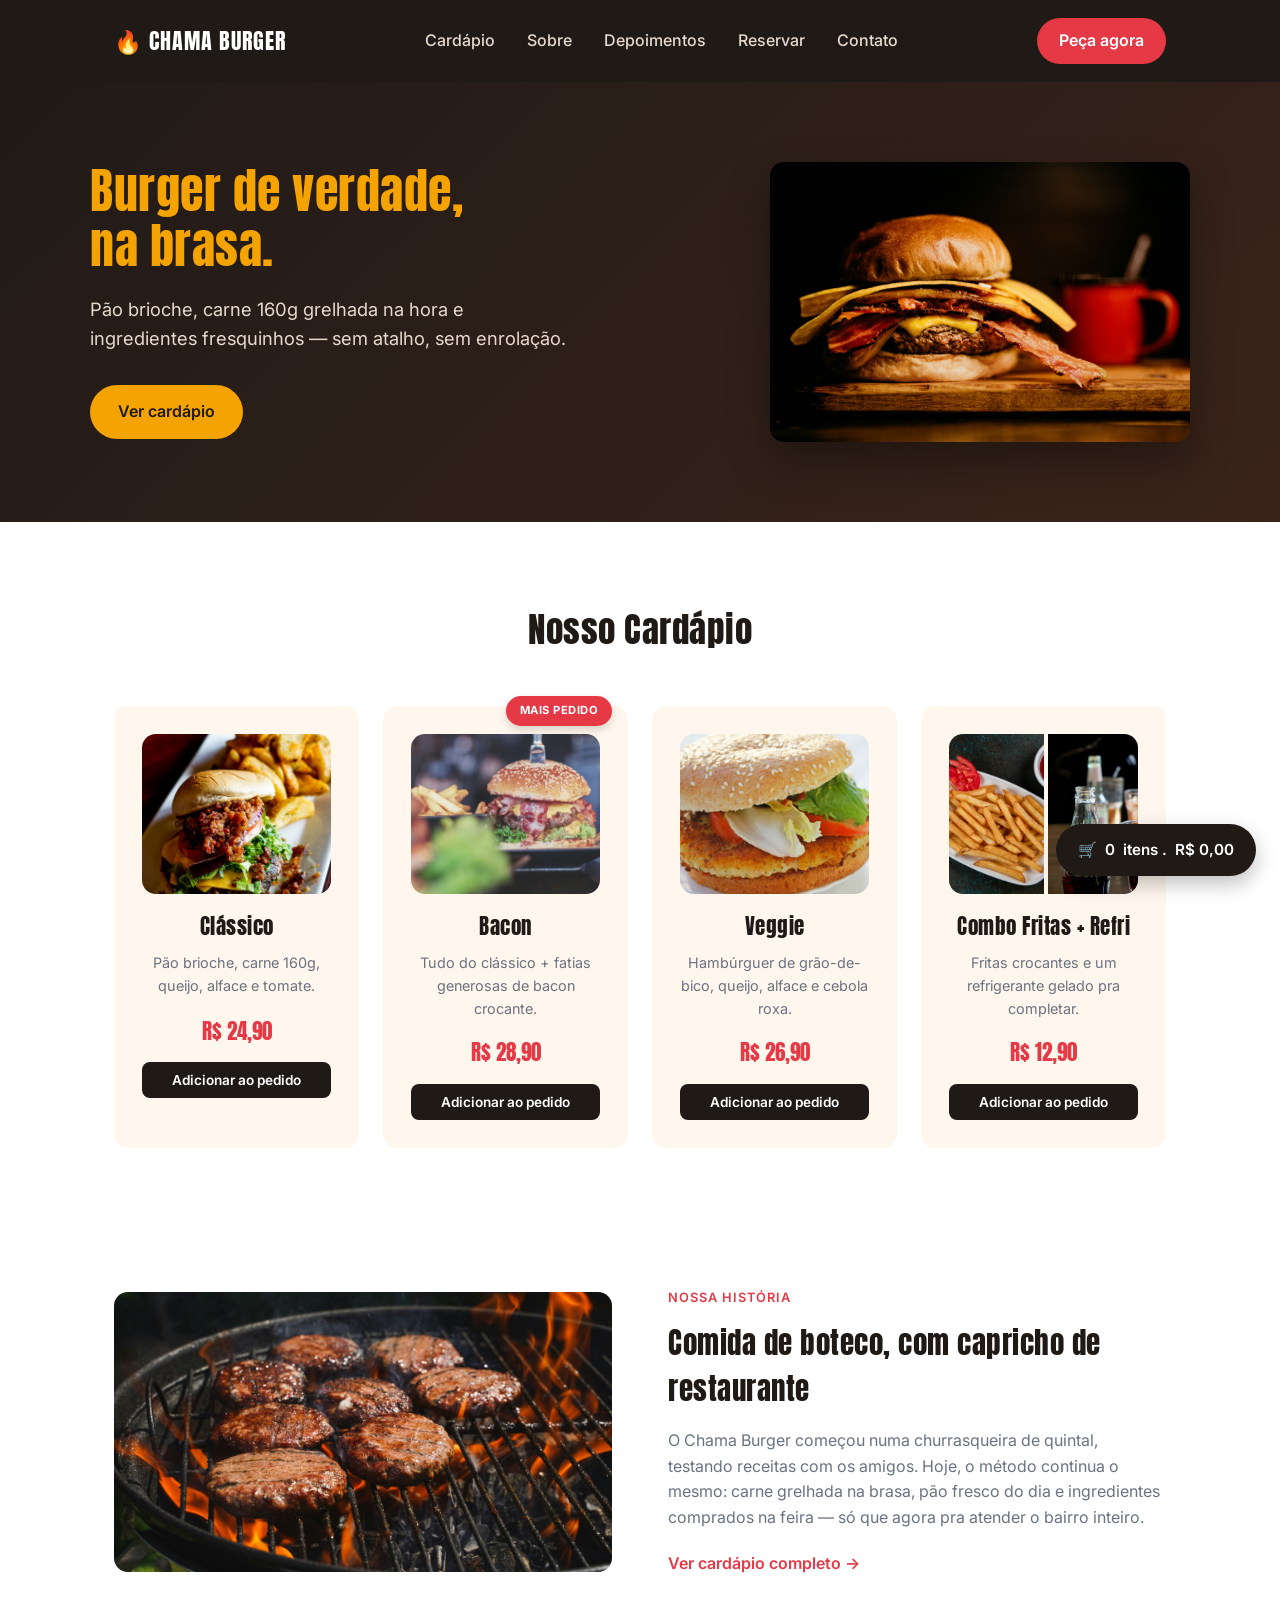
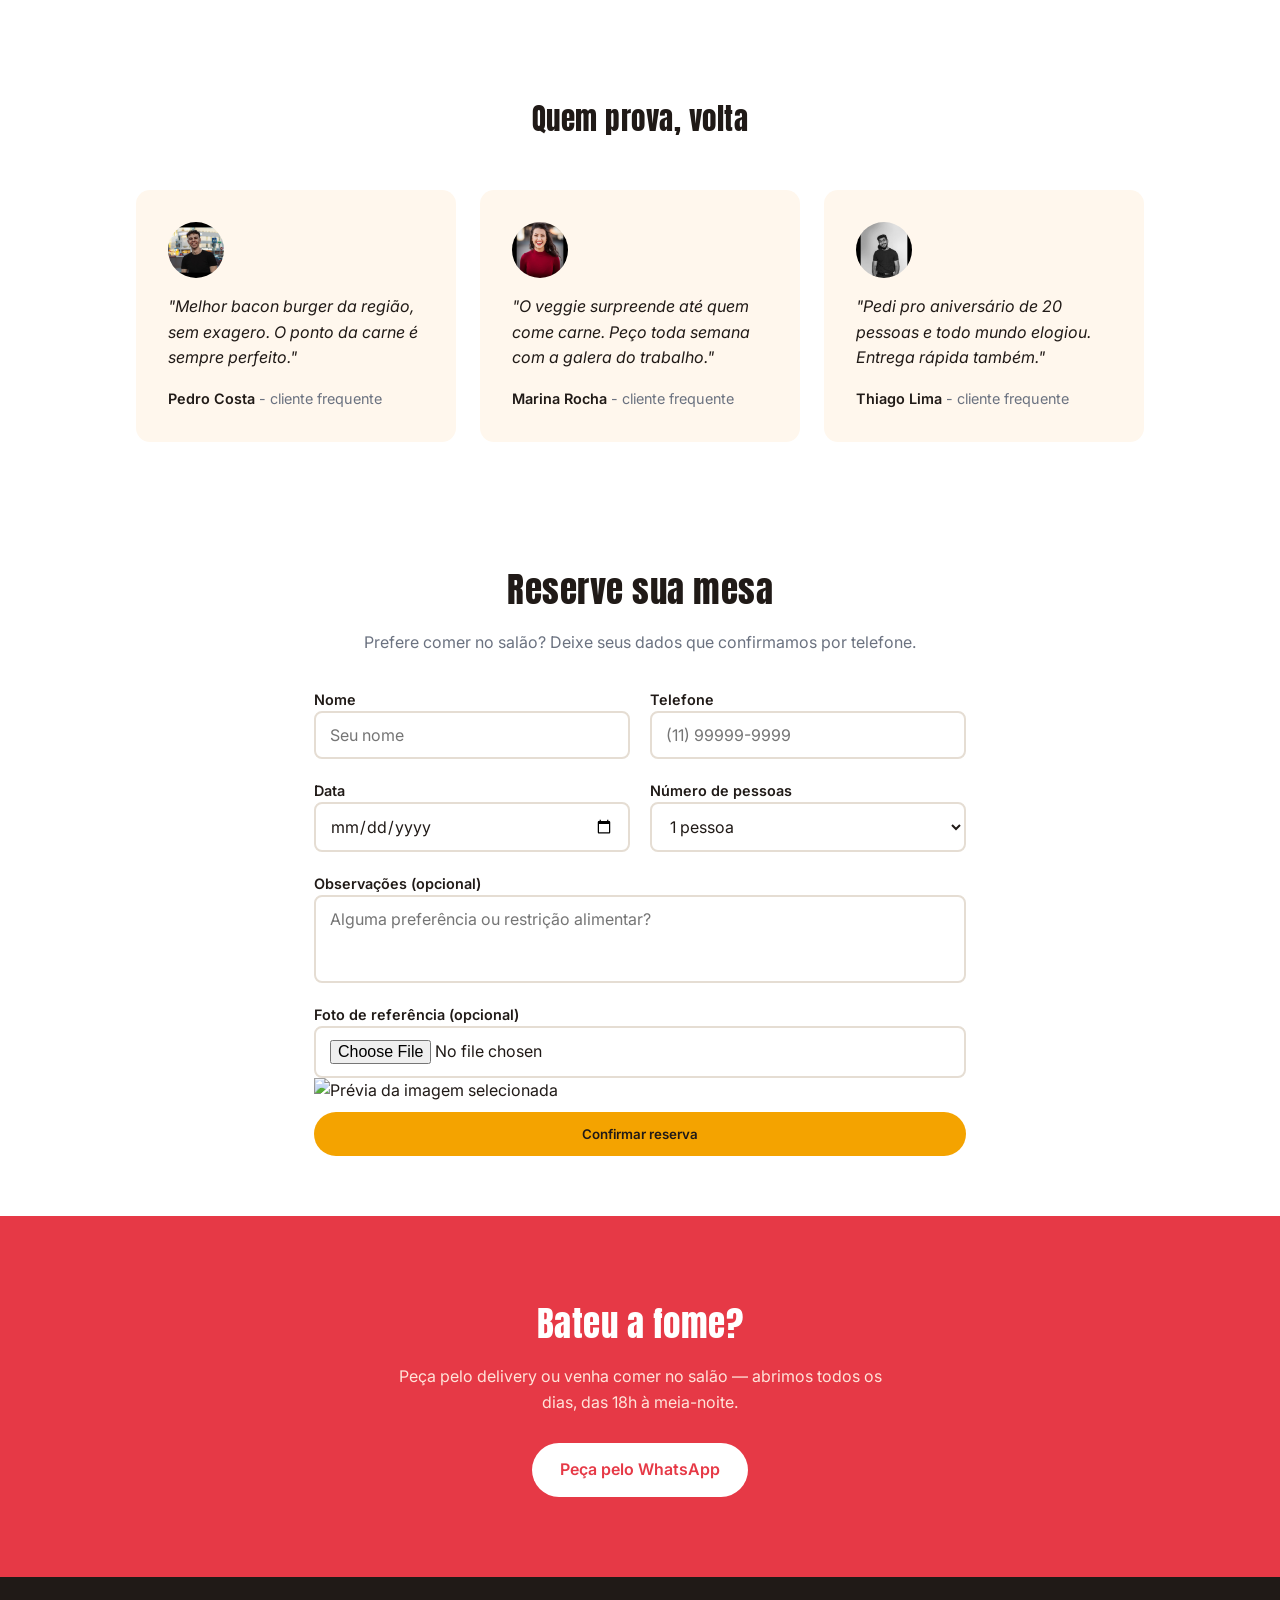
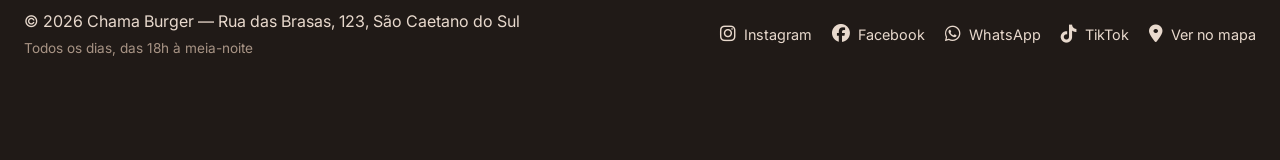
<file: ChamaBurger1/index.html>
<!doctype html>
<html lang="pt-BR">
  <head>
    <meta charset="UTF-8" />
    <meta name="viewport" content="width=device-width, initial-scale=1.0" />
    <title>ChamaBurger</title>
    <!--
    <link rel="preconnect" href="https://fonts.googleapis.com" />
    <link rel="preconnect" href="https://fonts.gstatic.com" crossorigin />
    <link
      href="https://fonts.googleapis.com/css2?family=Anton&family=Inter:ital,opsz,wght@0,14..32,100..900;1,14..32,100..900&display=swap"
      rel="stylesheet"
    />
    -->
  
    <link rel="stylesheet" href="style.css" />
    <link
      rel="stylesheet"
      href="https://cdnjs.cloudflare.com/ajax/libs/font-awesome/6.5.2/css/all.min.css"
    />
  </head>
  <body>
    <header class="cabecalho-site">
      <nav class="barra-navegacao">
        <a href="#" class="logo">🔥 CHAMA BURGER</a>

        <ul class="menu-links" id="menuLinks">
          <li><a href="#cardapio">Cardápio</a></li>
          <li><a href="#sobre">Sobre</a></li>
          <li><a href="#depoimentos">Depoimentos</a></li>
          <li><a href="#reserva">Reservar</a></li>
          <li><a href="#contato">Contato</a></li>
        </ul>
        <a href="#pedir" class="botao botao-nav">Peça agora</a>
        <button class="menu-abrir" id="menuAbrir" aria-label="Abrir menu">
          ☰
        </button>
      </nav>
    </header>

    <main>
      <section class="destaque">
        <div class="destaque-conteudo">
          <div class="destaque-texto">
            <h1>Burger de verdade,<br />na brasa.</h1>
            <p>
              Pão brioche, carne 160g grelhada na hora e ingredientes
              fresquinhos — sem atalho, sem enrolação.
            </p>
            <a href="#cardapio" class="botao botao-primario">Ver cardápio</a>
          </div>
          <div class="destaque-imagem">
            <img
              src="images/destaque-burger.jpg"
              alt="Hambúrguer artesanal com bacon, queijo e pão brioche, grelhado na brasa"
            />
          </div>
        </div>
      </section>

      <section class="cardapio" id="cardapio">
        <h2>Nosso Cardápio</h2>
        <div class="cardapio-itens">
          <article class="cardapio-item">
            <div class="cardapio-item-imagem">
              <img
                src="images/burger-classico.jpg"
                alt="Foto do burger Clássico: pão brioche, carne e queijo"
              />
            </div>
            <h3>Clássico</h3>
            <p>Pão brioche, carne 160g, queijo, alface e tomate.</p>
            <span class="preco">R$ 24,90</span>
            <button
              class="adicionar-carrinho"
              data-name="Clássico"
              data-preco="24.90"
            >
              Adicionar ao pedido
            </button>
          </article>

          <article class="cardapio-item">
            <span class="selo">Mais pedido</span>
            <div class="cardapio-item-imagem">
              <img
                src="images/burger-bacon.jpg"
                alt="Foto do burger Bacon com fatias crocantes"
              />
            </div>
            <h3>Bacon</h3>
            <p>Tudo do clássico + fatias generosas de bacon crocante.</p>
            <span class="preco">R$ 28,90</span>
            <button
              class="adicionar-carrinho"
              data-name="Bacon"
              data-preco="28.90"
            >
              Adicionar ao pedido
            </button>
          </article>

          <article class="cardapio-item">
            <div class="cardapio-item-imagem">
              <img
                src="images/burger-veggie.jpg"
                alt="Foto do burger Veggie com grão-de-bico e salada"
              />
            </div>
            <h3>Veggie</h3>
            <p>Hambúrguer de grão-de-bico, queijo, alface e cebola roxa.</p>
            <span class="preco">R$ 26,90</span>
            <button
              class="adicionar-carrinho"
              data-name="Veggie"
              data-preco="26.90"
            >
              Adicionar ao pedido
            </button>
          </article>

          <article class="cardapio-item">
            <div class="cardapio-item-imagem cardapio-item-imagem-combo">
              <img
                src="images/fritas.jpg"
                alt="Porção de fritas crocantes"
              />
              <img
                src="images/bebida.jpg"
                alt="Refrigerante gelado com gelo"
              />
            </div>
            <h3>Combo Fritas + Refri</h3>
            <p>Fritas crocantes e um refrigerante gelado pra completar.</p>
            <span class="preco">R$ 12,90</span>
            <button
              class="adicionar-carrinho"
              data-name="Combo Fritas + Refri"
              data-preco="12.90"
            >
              Adicionar ao pedido
            </button>
          </article>
        </div>
      </section>

      <!-- Sobre -->
      <section class="sobre" id="sobre">
        <div class="sobre-imagem">
          <img
            src="images/sobre-burger.jpg"
            alt=""
            width="800"
            height="500"
          />
        </div>

        <div class="sobre-texto">
          <span class="secao-rotulo">Nossa história</span>
          <h2>Comida de boteco, com capricho de restaurante</h2>
          <p>
            O Chama Burger começou numa churrasqueira de quintal, testando
            receitas com os amigos. Hoje, o método continua o mesmo: carne
            grelhada na brasa, pão fresco do dia e ingredientes comprados na
            feira — só que agora pra atender o bairro inteiro.
          </p>
          <a href="#cardapio" class="link-seta">Ver cardápio completo →</a>
        </div>
      </section>

      <!-- DEPOIMENTOS -->
      <section class="depoimentos" id="depoimentos">
        <h2>Quem prova, volta</h2>
        <div class="depoimentos-lista">
          <article class="depoimento">
            <img
              src="images/avatar-pedro.jpg"
              alt="Foto de Pedro Costa"
              class="avatar"
            />
            <p class="citacao">
              "Melhor bacon burger da região, sem exagero. O ponto da carne é
              sempre perfeito."
            </p>
            <p class="autor">Pedro Costa <span>- cliente frequente</span></p>
          </article>

          <article class="depoimento">
            <img
              src="images/avatar-marina.jpg"
              alt="Foto de Marina Rocha"
              class="avatar"
            />
            <p class="citacao">
              "O veggie surpreende até quem come carne. Peço toda semana com a
              galera do trabalho."
            </p>
            <p class="autor">Marina Rocha <span>- cliente frequente</span></p>
          </article>

          <article class="depoimento">
            <img
              src="images/avatar-thiago.jpg"
              alt="Foto de Thiago Lima"
              class="avatar"
            />
            <p class="citacao">
              "Pedi pro aniversário de 20 pessoas e todo mundo elogiou. Entrega
              rápida também."
            </p>
            <p class="autor">Thiago Lima <span>- cliente frequente</span></p>
          </article>
        </div>
      </section>

      <!-- Reserva -->
      <section class="reserva" id="reserva">
        <h2>Reserve sua mesa</h2>
        <p>
          Prefere comer no salão? Deixe seus dados que confirmamos por telefone.
        </p>

        <form class="reserva-formulario" id="reservaFormulario">
          <div class="linha-formulario">
            <label for="nome">Nome</label>
            <input
              type="text"
              id="nome"
              name="nome"
              placeholder="Seu nome"
              required
            />
          </div>

          <div class="linha-formulario">
            <label for="telefone">Telefone</label>
            <input
              type="tel"
              id="telefone"
              name="telefone"
              placeholder="(11) 99999-9999"
              required
            />
          </div>

          <div class="linha-formulario">
            <label for="data">Data</label>
            <input type="date" id="data" name="data" required />
          </div>

          <div class="linha-formulario">
            <label for="pessoas">Número de pessoas</label>
            <select name="pessoas" id="pessoas">
              <option value="1">1 pessoa</option>
              <option value="2">2 pessoas</option>
              <option value="3">3 pessoas</option>
              <option value="4">4 pessoas</option>
              <option value="5+">5 ou mais</option>
            </select>
          </div>

          <div class="linha-formulario linha-formulario-completa">
            <label for="mensagem">Observações (opcional)</label>
            <textarea
              name="mensagem"
              id="mensagem"
              rows="3"
              placeholder="Alguma preferência ou restrição alimentar?"
            ></textarea>
          </div>

          <div class="linha-formulario linha-formulario-completa">
            <label for="foto">Foto de referência (opcional)</label>
            <input type="file" id="foto" name="foto" accept="image/*" />

            <img
              id="fotoPrevia"
              class="foto-previa"
              alt="Prévia da imagem selecionada"
              hidden
            />
            <button
              type="submit"
              class="botao botao-primario formulario-enviar"
            >
              Confirmar reserva
            </button>
          </div>
        </form>

        <div class="reserva-confirmacao" id="reservaConfirmacao"></div>
      </section>

      <!--Final-->

      <section class="chamada-final" id="pedir">
        <h2>Bateu a fome?</h2>
        <p>
          Peça pelo delivery ou venha comer no salão — abrimos todos os dias,
          das 18h à meia-noite.
        </p>
        <a href="#" class="botao botao-destaque">Peça pelo WhatsApp</a>
      </section>
    </main>

    <footer class="rodape-site" id="contato">
      <div class="rodape-info">
        <p>
          &copy; 2026 Chama Burger — Rua das Brasas, 123, São Caetano do Sul
        </p>
        <p class="rodape-horario">Todos os dias, das 18h à meia-noite</p>
      </div>

      <ul class="rodape-links">
        <li>
          <a href="#" aria-label="Instagram"
            ><i class="fa-brands fa-instagram"></i><span>Instagram</span></a
          >
        </li>
        <li>
          <a href="#" aria-label="Facebook"
            ><i class="fa-brands fa-facebook"></i><span>Facebook</span></a
          >
        </li>
        <li>
          <a href="#" aria-label="WhatsApp"
            ><i class="fa-brands fa-whatsapp"></i><span>WhatsApp</span></a
          >
        </li>
        <li>
          <a href="#" aria-label="TikTok"
            ><i class="fa-brands fa-tiktok"></i><span>TikTok</span></a
          >
        </li>
        <li>
          <a href="#" aria-label="Ver no mapa"
            ><i class="fa-solid fa-location-dot"></i><span>Ver no mapa</span></a
          >
        </li>
      </ul>
    </footer>

    <div class="carrinho-resumo" id="carrinhoResumo">
      <span class="carrinho-icone">🛒</span>
      <span id="carrinhoContador">0</span> itens .
      <span id="carrinhoTotal">R$ 0,00</span>
    </div>
  </body>
</html>
</file>
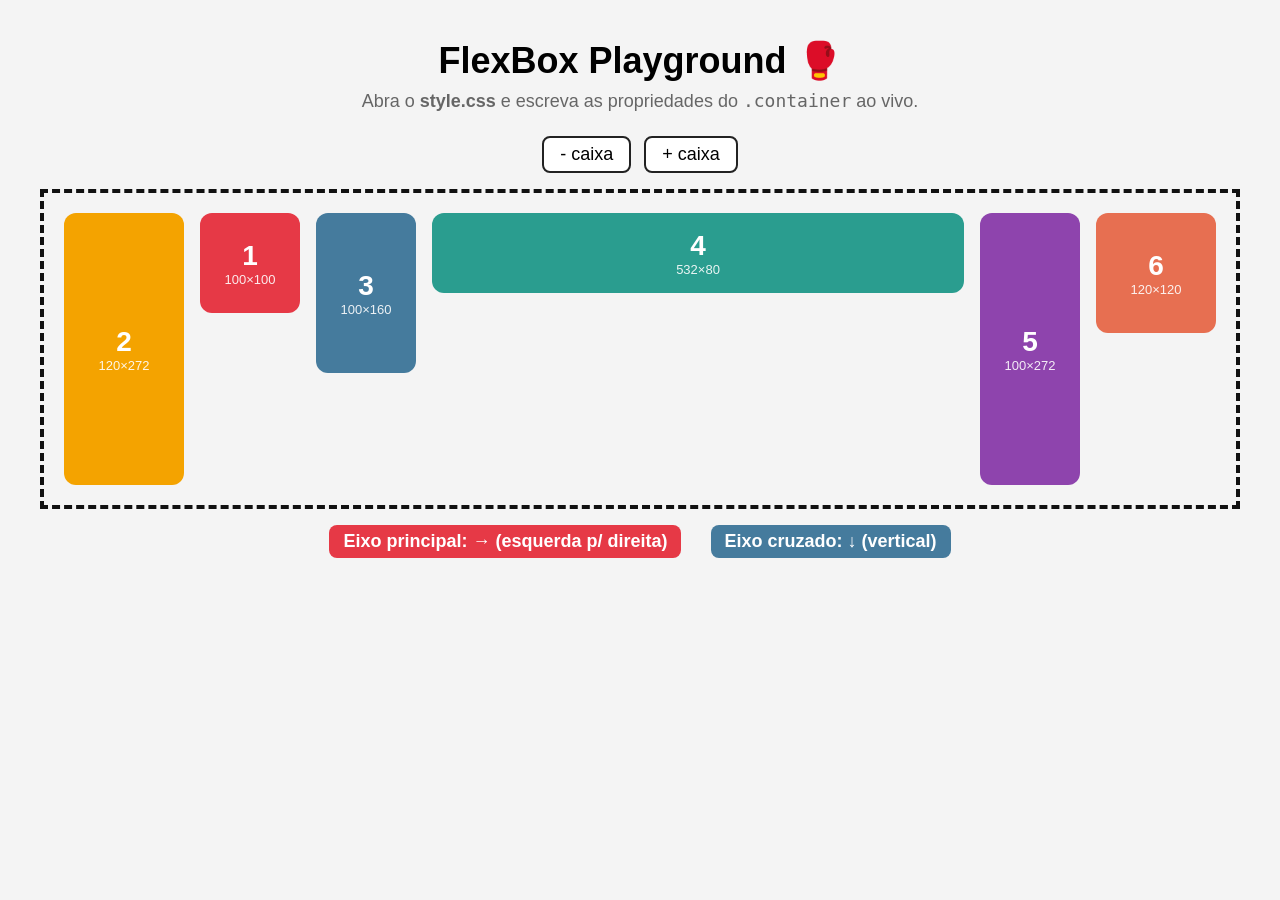
<file: ChamaBurger1/flexbox-playground/index.html>
<!DOCTYPE html>
<html lang="pt-BR">

<head>
    <meta charset="UTF-8">
    <meta name="viewport" content="width=device-width, initial-scale=1.0">
    <title>FlexBox Playground</title>
    <link rel="stylesheet" href="style.css">
</head>

<body>
    <h1>FlexBox Playground 🥊</h1>
    <p class="dica">Abra o <strong>style.css</strong> e escreva as propriedades do <code>.container</code> ao vivo.</p>

    <div class="controles">
        <button id="menos" aria-label="Remover caixa">- caixa</button>
        <button id="mais" aria-label="Remover caixa">+ caixa</button>
    </div>

    <div class="container">
        
        <div class="box box1"><span class="numero">1</span> <span class="tamanho"></span></div>
    
        <div class="box box2"><span class="numero">2</span> <span class="tamanho"></span></div>
    
        <div class="box box3"><span class="numero">3</span> <span class="tamanho"></span></div>
    
        <div class="box box4"><span class="numero">4</span> <span class="tamanho"></span></div>
    
        <div class="box box5"><span class="numero">5</span> <span class="tamanho"></span></div>
    
        <div class="box box6"><span class="numero">6</span> <span class="tamanho"></span></div>
    
    </div>
    
    <div class="legenda">
<span class="principal">Eixo principal: <b id="eixo-principal"></b></span>
<span class="cruzado">Eixo cruzado: <b id="eixo-cruzado"></b></span>
    </div>

    <script src="script.js"></script>
</body>

</html>
</file>
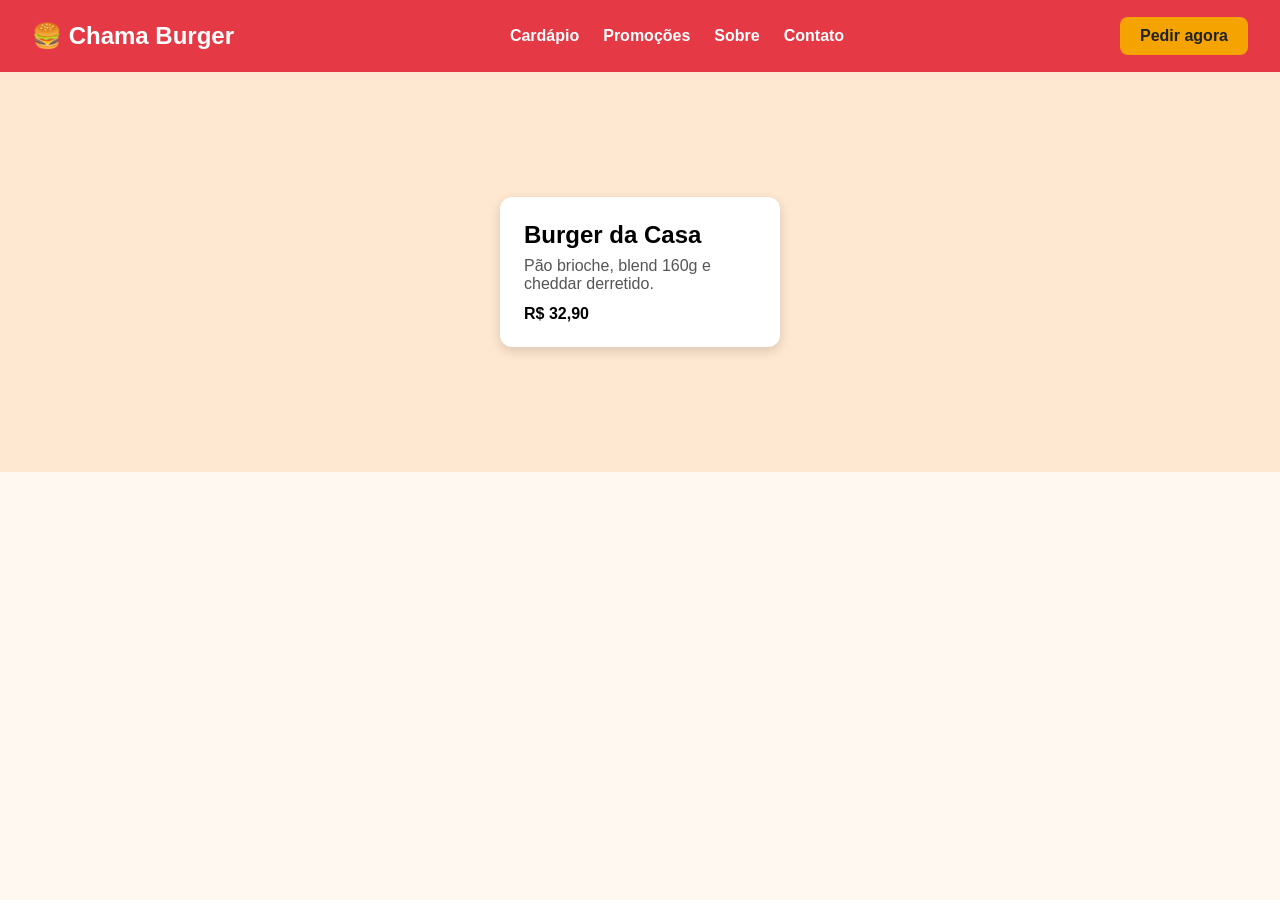
<file: ChamaBurger1/flexbox-playground/exercicio-navbar/index.html>
<!DOCTYPE html>
<html lang="pt-br">
<head>
  <meta charset="UTF-8">
  <meta name="viewport" content="width=device-width, initial-scale=1.0">
  <title>Exercício: Navbar Chama Burger</title>
  <link rel="stylesheet" href="style.css">
</head>
<body>

  <header class="navbar">
    <div class="logo">🍔 Chama Burger</div>

    <nav class="menu">
      <a href="#">Cardápio</a>
      <a href="#">Promoções</a>
      <a href="#">Sobre</a>
      <a href="#">Contato</a>
    </nav>

    <a href="#" class="btn-pedido">Pedir agora</a>
  </header>

  <main class="hero">
    <div class="card">
      <h2>Burger da Casa</h2>
      <p>Pão brioche, blend 160g e cheddar derretido.</p>
      <strong>R$ 32,90</strong>
    </div>
  </main>

</body>
</html>
</file>
<file: ChamaBurger1/style.css>
@import url('https://fonts.googleapis.com/css2?family=Anton&family=Inter:ital,opsz,wght@0,14..32,100..900;1,14..32,100..900&display=swap');

html {
    scroll-behavior: smooth;
}



:root {
    --color-primary: #e63946;
    --color-primary-dark: #c1272d;
    --color-accent: #f4a300;
    --color-dark: #201a17;
    --color-light: #fff7ed;
    --color-gray: #6b7280;
    --radius: 14px;
    --font-titulo: "Anton", Impact, sans-serif;
    --font-base: "Inter", Roboto, Helvetica, Arial, sans-serif;
}

* {
    margin: 0;
    padding: 0;
    box-sizing: border-box;
}

body {
    font-family: var(--font-base);
    color: var(--color-dark);
    line-height: 1.6;
}

h1,
h2,
h3 {
    font-family: var(--font-titulo);
    font-weight: 400;
    letter-spacing: 0.5px;
}

a {
    text-decoration: none;
    color: inherit;
}

ul {
    list-style: none;
}

img {
    max-width: 100%;
    display: block;
}

.botao {
    display: inline-block;
    padding: 14px 28px;
    border: none;
    border-radius: 999px;
    font-family: var(--font-base);
    font-weight: 600;
    text-align: center;
    cursor: pointer;
    transition: transform 0.2s, box-shadow 0.2s;
}

.botao:hover {
    transform: translateY(-2px);
}

.botao-nav {
    background: var(--color-primary);
    color: #fff;
    padding: 10px 22px;
}

.cabecalho-site {
    background: var(--color-dark);
    top: 0;
    z-index: 10;
    position: sticky;
}

.barra-navegacao {
    max-width: 1100px;
    margin: 0 auto;
    display: flex;
    align-items: center;
    justify-content: space-between;
    padding: 18px 24px;
}

.logo {
    font-family: var(--font-titulo);
    font-size: 1.4rem;
    color: #fff;
    letter-spacing: 1px;

}

.menu-links {
    display: flex;
    gap: 32px;
}

.menu-links a {
    color: #e8d9cd;
    font-weight: 500;
}

.menu-links a:hover {
    color: #fff;
}

.botao-primario {
    background: var(--color-accent);
    color: var(--color-dark);
}

.botao-primario:hover {
    box-shadow: 0 8px 20px rgba(244, 163, 0, 0.4);
}

.destaque {
    background: linear-gradient(135deg, var(--color-dark), #3a241a);
    width: 100%;
    padding: 80px 24px;
}

.destaque-conteudo {
    max-width: 1100px;
    margin: 0 auto;
    display: flex;
    align-items: center;
    justify-content: center;
    gap: 48px;
    color: #fff;
}

.destaque-texto {
    flex: 1 1 400px;
}

.destaque h1 {
    font-size: 3rem;
    line-height: 1.15;
    margin-bottom: 20px;
    color: var(--color-accent);
}

.destaque p {
    font-size: 1.15rem;
    color: #e8d9cd;
    max-width: 480px;
    margin-bottom: 32px;
}

.destaque-imagem {
    flex: 1 1 260px;
    max-width: 420px;
    border-radius: var(--radius);
    overflow: hidden;
    box-shadow: 0 20px 40px rgba(0, 0, 0, 0.35);
}

.destaque-imagem img {
    width: 100%;
    object-fit: cover;
}

.cardapio {
    max-width: 1100px;
    margin: 0 auto;
    padding: 80px 24px;
    text-align: center;
}

.cardapio h2 {
    font-size: 2.2rem;
    margin-bottom: 48px;
}

.cardapio-itens {
    display: flex;
    gap: 24px;
    flex-wrap: wrap;
    justify-content: center;
}

.cardapio-item {
    background: var(--color-light);
    border-radius: var(--radius);
    padding: 28px;
    flex: 1 1 220px;
    max-width: 260px;
    position: relative;
    transition: transform 0.2s, box-shadow 0.2s;
}

.cardapio-item:hover {
    transform: translateY(-6px);
    box-shadow: 0 12px 24px rgba(0, 0, 0, 0.12);
}

.selo {
    position: absolute;
    top: -10px;
    right: 16px;
    background: var(--color-primary);
    color: #fff;
    font-size: 0.7rem;
    font-weight: 700;
    text-transform: uppercase;
    letter-spacing: 0.5px;
    padding: 6px 14px;
    border-radius: 999px;
    box-shadow: 0 4px 8px rgba(0, 0, 0, 0.15);
}

.cardapio-item-imagem {
    width: 100%;
    height: 160px;
    margin-bottom: 16px;
    border-radius: var(--radius);
    overflow: hidden;
}

.cardapio-item-imagem img {
    width: 100%;
    height: 100%;
    object-fit: cover;
}

.cardapio-item-imagem-combo {
    display: flex;
    gap: 4px;
}

.cardapio-item-imagem-combo img {
    width: 50%;
    height: 100%;
    object-fit: cover;
}

.cardapio-item h3 {
    font-size: 1.3rem;
    margin-bottom: 8px;
}

.cardapio-item p {
    color: var(--color-gray);
    font-size: 0.9rem;
    margin-bottom: 16px;
    min-height: 48px;
}

.preco {
    font-family: var(--font-titulo);
    color: var(--color-primary);
    font-size: 1.3rem;
}

.adicionar-carrinho {
    width: 100%;
    margin-top: 14px;
    padding: 10px;
    background: var(--color-dark);
    color: #fff;
    border: none;
    border-radius: 8px;
    font-family: var(--font-base);
    font-weight: 600;
    font-size: 0.85rem;
    cursor: pointer;
    transition: background 0.2s;
}

.adicionar-carrinho:hover {
    background: var(--color-primary);
}

.sobre {
    max-width: 1100px;
    margin: 0 auto;
    padding: 60px 24px;
    display: flex;
    align-items: center;
    gap: 56px;
}

.sobre-texto {
    flex: 1 1 400px;
}


.secao-rotulo {
    display: block;
    font-family: var(--font-base);
    font-size: 0.8rem;
    text-transform: uppercase;
    color: var(--color-primary);
    font-weight: 600;
    letter-spacing: 1px;
    margin-bottom: 12px;
}

.sobre-texto h2 {
    font-size: 1.8rem;
    margin-bottom: 16px;
}

.sobre-texto p {
    color: var(--color-gray);
    margin-bottom: 20px;
}

.link-seta {
    color: var(--color-primary);
    font-weight: 600;
}

.link-seta:hover {
    text-decoration: underline;
}

.sobre-imagem {
    flex: 1 1 400px;
}

.sobre-imagem img {
    border-radius: var(--radius);
    width: 100%;
    height: auto;
}

.depoimentos {
    max-width: 1100px;
    margin: 0 auto;
    padding: 60px 24px;
    text-align: center;
}

.depoimentos h2 {
    font-size: 1.8rem;
    margin-bottom: 48px;
}

.depoimentos-lista {
    display: flex;
    gap: 24px;
    flex-wrap: wrap;
    justify-content: center;
}

.depoimento {
    background: var(--color-light);
    border-radius: var(--radius);
    padding: 32px;
    flex: 1 1 280px;
    max-width: 320px;
    text-align: left;
}

.avatar {
    width: 56px;
    height: 56px;
    border-radius: 50%;
    object-fit: cover;
    margin-bottom: 16px;
}

.citacao {
    font-style: italic;
    color: var(--color-dark);
    margin-bottom: 16px;
}

.autor {
    font-weight: 600;
    font-size: 0.9rem;
}

.autor span {
    color: var(--color-gray);
    font-weight: 400;
}

.reserva {
    max-width: 700px;
    margin: 0 auto;
    padding: 60px 24px;
    text-align: center;
}

.reserva h2 {
    font-size: 2.2rem;
    margin-bottom: 12px;
}

.reserva>p {
    color: var(--color-gray);
    margin-bottom: 32px;
}

.reserva-formulario {
    display: flex;
    flex-wrap: wrap;
    gap: 20px;
    text-align: left;
}

.linha-formulario {
    flex: 1 1 220px;
    display: flex;
    flex-direction: column;
}

.linha-formulario-completa {
    flex: 1 1 100%;
}

.linha-formulario label {
    font-weight: 600;
    font-size: 0.9rem;
}


.linha-formulario input,
.linha-formulario select,
.linha-formulario textarea {
    width: 100%;
    font-family: var(--font-base);
    font-size: 1rem;
    padding: 12px 14px;
    border: 2px solid #e5ddd3;
    border-radius: 8px;
    background: #fff;
    color: var(--color-dark);
}

.linha-formulario input:focus,
.linha-formulario select:focus,
.linha-formulario textarea:focus {
    outline: none;
    border-color: var(--color-primary);
}

.linha-formulario textarea {
    resize: none;
}

.formulario-enviar {
    flex: 1 1 100%;
    border: none;
    cursor: pointer;
    margin-top: 8px;
}

.botao-destaque {
    background: #fff;
    color: var(--color-primary);
}

.chamada-final {
    background: var(--color-primary);
    color: #fff;
    padding: 80px 24px;
    text-align: center;
}

.chamada-final h2 {
    font-size: 2.2rem;
    margin-bottom: 12px;
}

.chamada-final p {
    margin-bottom: 28px;
    max-width: 500px;
    margin-left: auto;
    margin-right: auto;
    color: #ffe3d9;
}

.rodape-site {
    background: var(--color-dark);
    color: #e8d9cd;
    display: flex;
    flex-wrap: wrap;
    gap: 20px;
    align-items: center;
    justify-content: space-between;
    padding: 32px 24px 100px;
}

.rodape-horario {
    font-size: 0.85rem;
    color: #a89485;
    margin-top: 4px;
}

.rodape-links {
    display: flex;
    flex-wrap: wrap;
    gap: 20px;
}  

.rodape-links a {
    display: flex;
    align-items: center;
    gap: 8px;
    font-size: 0.9rem;
}

.rodape-links a i {
    font-size: 18px;
    color: inherit;
}

.rodape-links a:hover {
    color: #fff;
}

@media (max-width: 780px) {
    .sobre, .destaque-conteudo {
        flex-direction: column;
    }

    .destaque-texto, .destaque-imagem, .sobre-texto, .sobre-imagem {
        width: 100%;
    }
}

@media (max-width: 640px) {
    .menu-links {
        display: none;
    }

    .destaque h1 {
        font-size: 2.2rem;
    }

    .rodape-site {
        flex-direction: column;
    }
    }

    .menu-abrir {
        display: none;
        background: none;
        border: none;
        color: #fff;
        font-size: 1.6rem;
        cursor: pointer;
        line-height: 1;
    }

    .carrinho-resumo {
        position: fixed;
        bottom: 24px;
        right: 24px;
        background: var(--color-dark);
        color: #fff;
        padding: 14px 22px;
        border-radius: 999px;
        box-shadow: 0 8px 20px rgba(0, 0, 0, 0.25);
        font-weight: 600;
        font-size: 0.95rem;
        z-index: 20;
        display: flex;
        align-items: center;
        gap: 8px;
    }
</file>
<file: ChamaBurger1/flexbox-playground/style.css>
/* =====================================================
   FLEXBOX PLAYGROUND
   Já vem pronto: reset, cores, caixas e legenda.
   O que falta é o .container lá embaixo -- é ali que
   vamos escrever as propriedades do flexbox juntos.
   ===================================================== */

* {
  margin: 0;
  padding: 0;
  box-sizing: border-box;
}

body {
  font-family: Arial, Helvetica, sans-serif;
  font-size: 18px;
  background: #f4f4f4;
  padding: 40px;
}

h1 {
  text-align: center;
  margin-bottom: 8px;
}

.dica {
  text-align: center;
  color: #666;
  margin-bottom: 24px;
}

/* Botões de + / − caixa e legenda dos eixos */
.controles {
  text-align: center;
  margin-bottom: 16px;
}

.controles button {
  font-size: 18px;
  padding: 6px 16px;
  margin: 0 4px;
  border: 2px solid #222;
  border-radius: 8px;
  background: #fff;
  cursor: pointer;
}

.controles button:hover {
  background: #222;
  color: #fff;
}

.legenda {
  text-align: center;
  margin-top: 16px;
  font-weight: bold;
}

.legenda span {
  display: inline-block;
  margin: 0 12px;
  padding: 6px 14px;
  border-radius: 8px;
  color: #fff;
}

.legenda .principal { background: #E63946; }
.legenda .cruzado   { background: #457B9D; }

/* Caixas: tamanhos DIFERENTES de propósito, pra o align-items fazer diferença.
   box2 e box5 não têm height -> o "stretch" (padrão) estica elas. */
.box {
  border-radius: 12px;
  color: #fff;
  font-weight: bold;
  display: flex;
  flex-direction: column;
  align-items: center;
  justify-content: center;
}

.box .numero  { font-size: 28px; }
.box .tamanho { font-size: 13px; font-weight: normal; opacity: 0.9; }

.box1 { background: #E63946; width: 100px; height: 100px; }
.box2 { background: #F4A300; width: 120px; }
.box3 { background: #457B9D; width: 100px; height: 160px; }
.box4 { background: #2A9D8F; width: 140px; height: 80px; }
.box5 { background: #8E44AD; width: 100px; }
.box6 { background: #E76F51; width: 120px; height: 120px; }

/* =====================================================
   AQUI É ONDE A AULA ACONTECE 👇   (VERSÃO DO PROFESSOR)
   ===================================================== */
.container {
  border: 4px dashed #111; /* borda forte pra enxergar os limites no projetor */
  min-height: 320px;       /* espaço vertical de sobra pro align-items fazer efeito */
  padding: 20px;

  display: flex; /* ↑ transforma o .container num "flex container" -- todas as .box viram
                    "flex items" e ficam lado a lado (em vez de empilhadas).
                    Sem essa linha, nada abaixo funciona. */

  flex-direction: row; 
  /* ↑ define o eixo principal (main axis):
        row            -> itens em linha, da esquerda pra direita (padrão)
        row-reverse    -> itens em linha, invertidos (6,5,4,3,2,1)
        column         -> itens em coluna, de cima pra baixo
        column-reverse -> itens em coluna, invertidos
     (olhe a legenda embaixo: ela troca os eixos sozinha) */

    flex-wrap: nowrap;
  /* ↑ decide se os itens quebram linha quando não cabem:
        nowrap -> tudo numa linha só, pode espremer ou estourar (padrão)
        wrap   -> quebra linha quando não há espaço (use o botão "+ caixa") */

  justify-content: flex-start;
  /* ↑ alinha os itens NO EIXO PRINCIPAL (horizontal, se for row):
        flex-start    -> gruda no início (padrão)
        center        -> centraliza
        flex-end      -> gruda no final
        space-between -> espaço só ENTRE os itens (pontas coladas nas bordas)
        space-around  -> espaço igual ao redor de cada item
        space-evenly  -> espaço igual entre TODOS, inclusive nas pontas */

  align-items: stretch;
  /* ↑ alinha os itens NO EIXO CRUZADO (vertical, se for row):
        stretch    -> estica o item pra altura toda (padrão)
        flex-start -> gruda no topo
        center     -> centraliza verticalmente
        flex-end   -> gruda embaixo
        baseline   -> alinha pela linha de base do texto

     DICA: stretch só funciona em quem NÃO tem height. Aqui as caixas 2 e 5
     não têm height de propósito -- elas esticam no padrão e "encolhem"
     quando você troca pra flex-start/center. As outras têm height fixo. */

  gap: 16px;
  /* ↑ espaço entre as caixas, sem precisar de margin em cada .box */
}

/* =====================================================
   BÔNUS: propriedades que vão no ITEM em vez de no container.
   ===================================================== */

.box2 { order: -1; }
/* ↑ muda a ORDEM VISUAL sem mexer no HTML. Menor aparece primeiro (padrão 0). */

.box4 { flex-grow: 1; } 
/* ↑ faz essa caixa "crescer" e ocupar o espaço vazio que sobrar.
     Olhe o tamanho escrito dentro da caixa mudar. */

.box6 { align-self: flex-start; } 
/* ↑ sobrescreve o align-items só PRA ESSA caixa. */
</file>
<file: ChamaBurger1/flexbox-playground/exercicio-navbar/style.css>
/* =====================================================
   EXERCÍCIO: Navbar do Chama Burger

   Objetivo (só com flexbox):
   1) Logo à ESQUERDA, menu no MEIO e botão à DIREITA
   2) Tudo alinhado verticalmente no centro da barra
   3) Links do menu lado a lado, com espaço entre eles
   4) Bônus: centralizar o .card no meio da .hero
      (horizontal E vertical)

   Escreva suas regras nos blocos marcados com ✏️
   ===================================================== */

* {
    margin: 0;
    padding: 0;
    box-sizing: border-box;
}

body {
    font-family: Arial, Helvetica, sans-serif;
    background: #fff8f0;
}

.navbar {
    background: #E63946;
    color: #fff;
    padding: 0 32px;
    height: 72px;
    /* ✏️ escreva aqui o flexbox da navbar */
    display: flex;
    justify-content: space-between;
    align-items: center;

}

.logo {
    font-size: 24px;
    font-weight: bold;
}

.menu a {
    color: #fff;
    text-decoration: none;
    font-weight: bold;
}

/* ✏️ escreva aqui o flexbox do .menu (links lado a lado) */
.menu {
    display: flex;
    gap: 24px;
}

.btn-pedido {
    background: #F4A300;
    color: #222;
    text-decoration: none;
    font-weight: bold;
    padding: 10px 20px;
    border-radius: 8px;
}

.hero {
    min-height: 400px;
    background: #ffe8d1;
    display: flex;
    justify-content: center;
    align-items: center;
}

.card {
    background: #fff;
    padding: 24px;
    border-radius: 12px;
    width: 280px;
    box-shadow: 0 4px 12px rgba(0, 0, 0, 0.15);
}

.card h2 {
    margin-bottom: 8px;
}

.card p {
    margin-bottom: 12px;
    color: #555;
}
</file>
